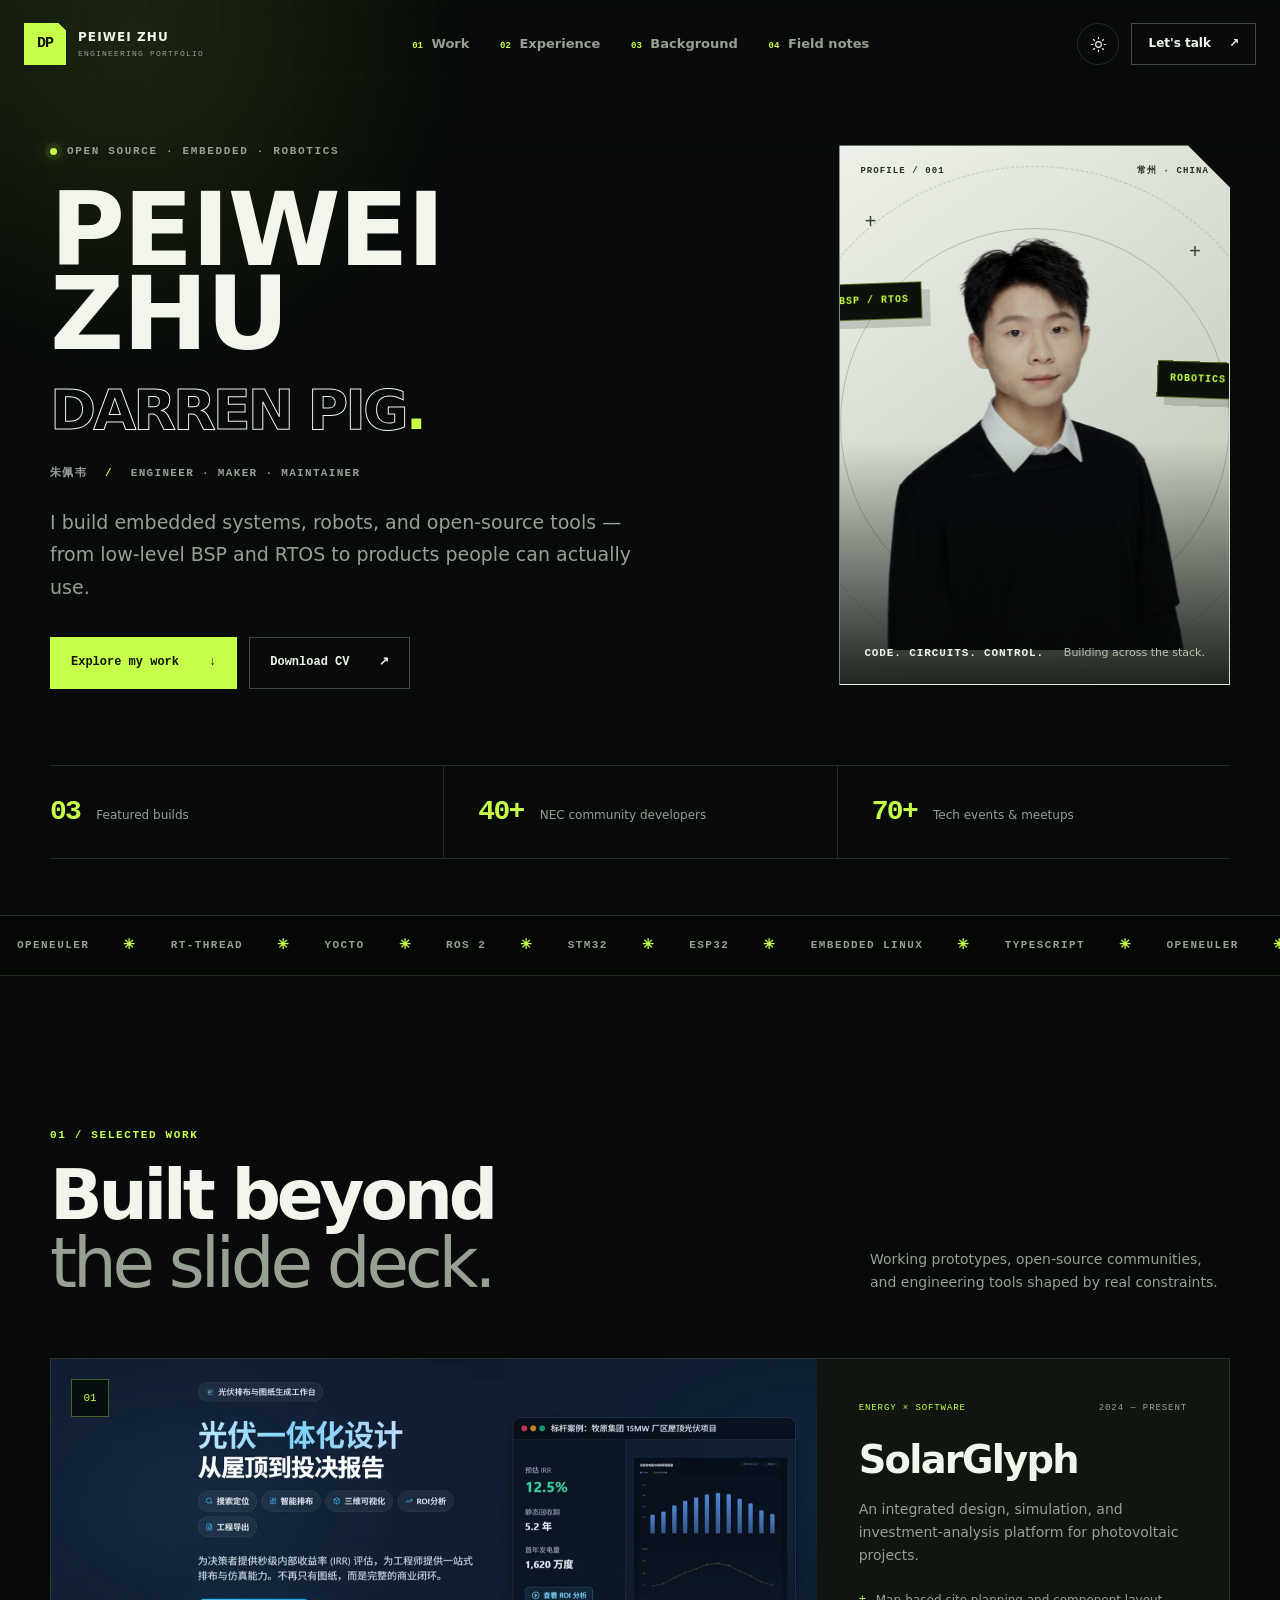
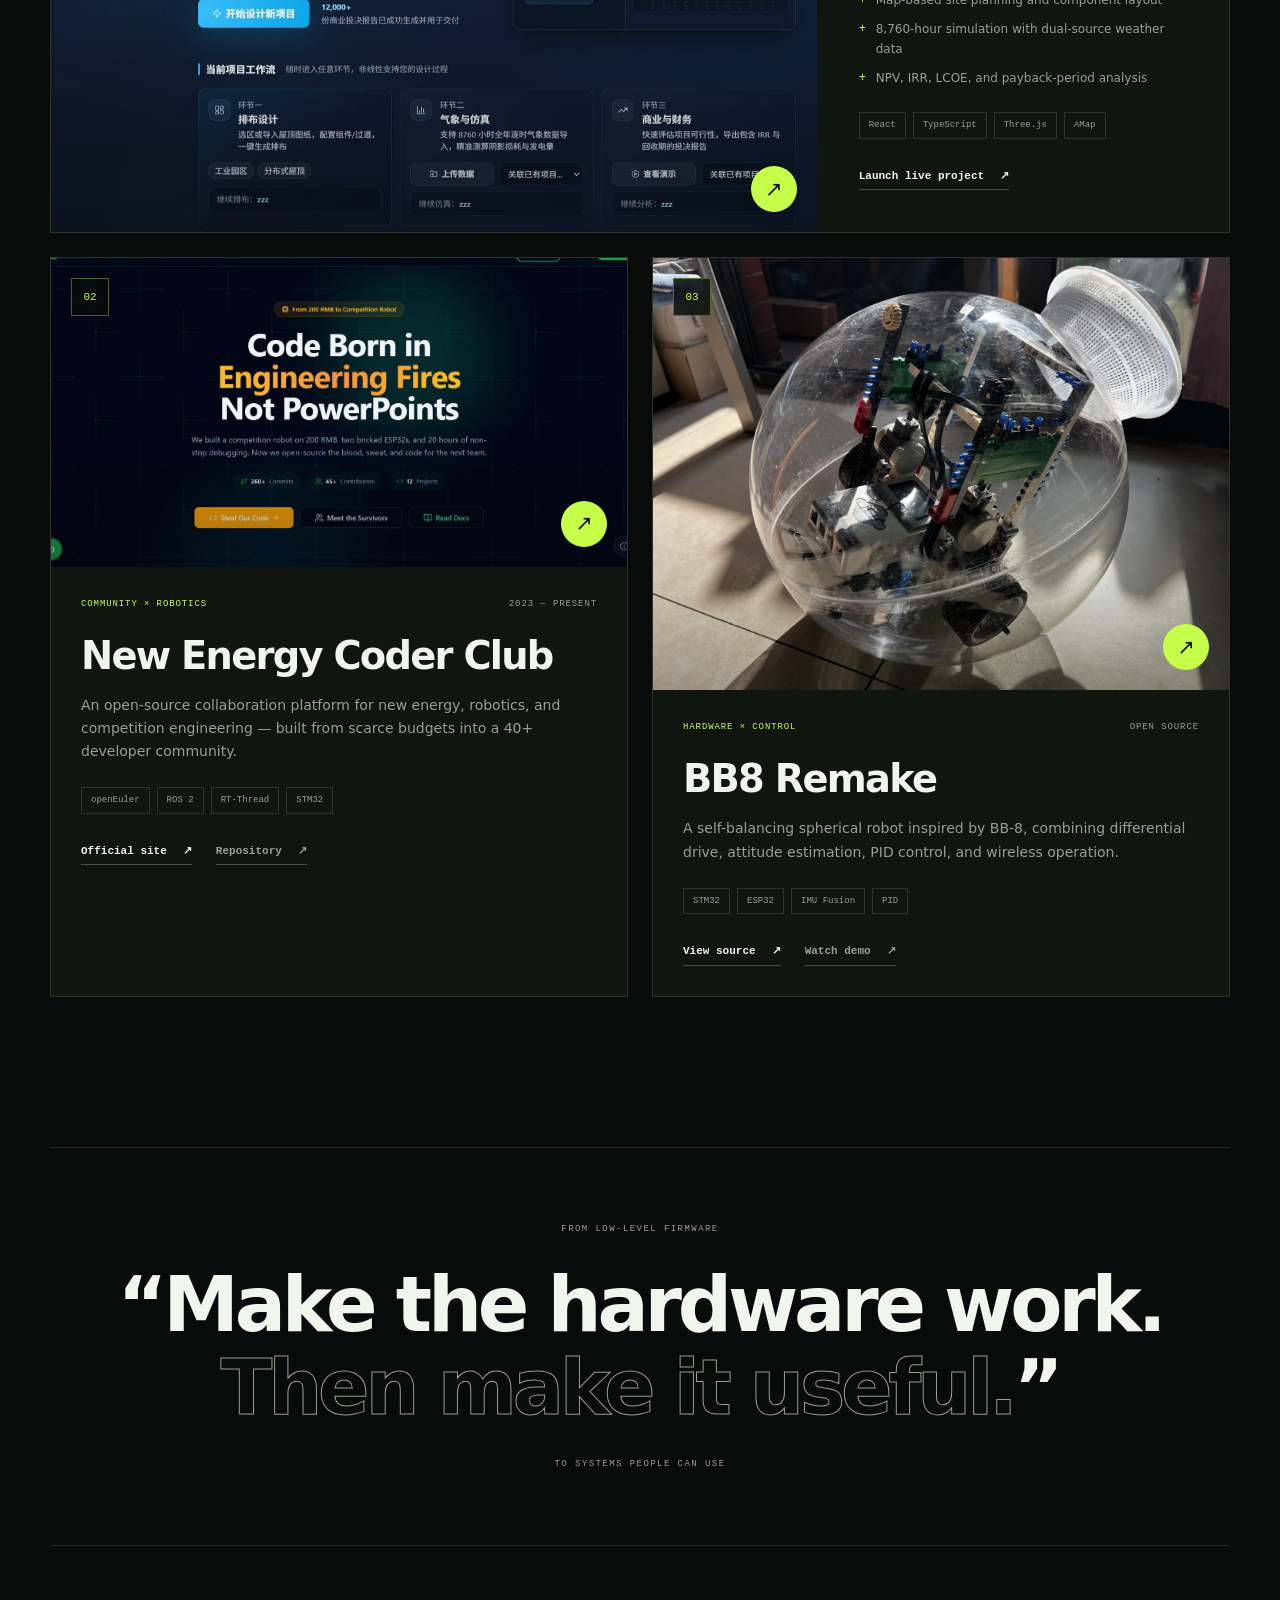
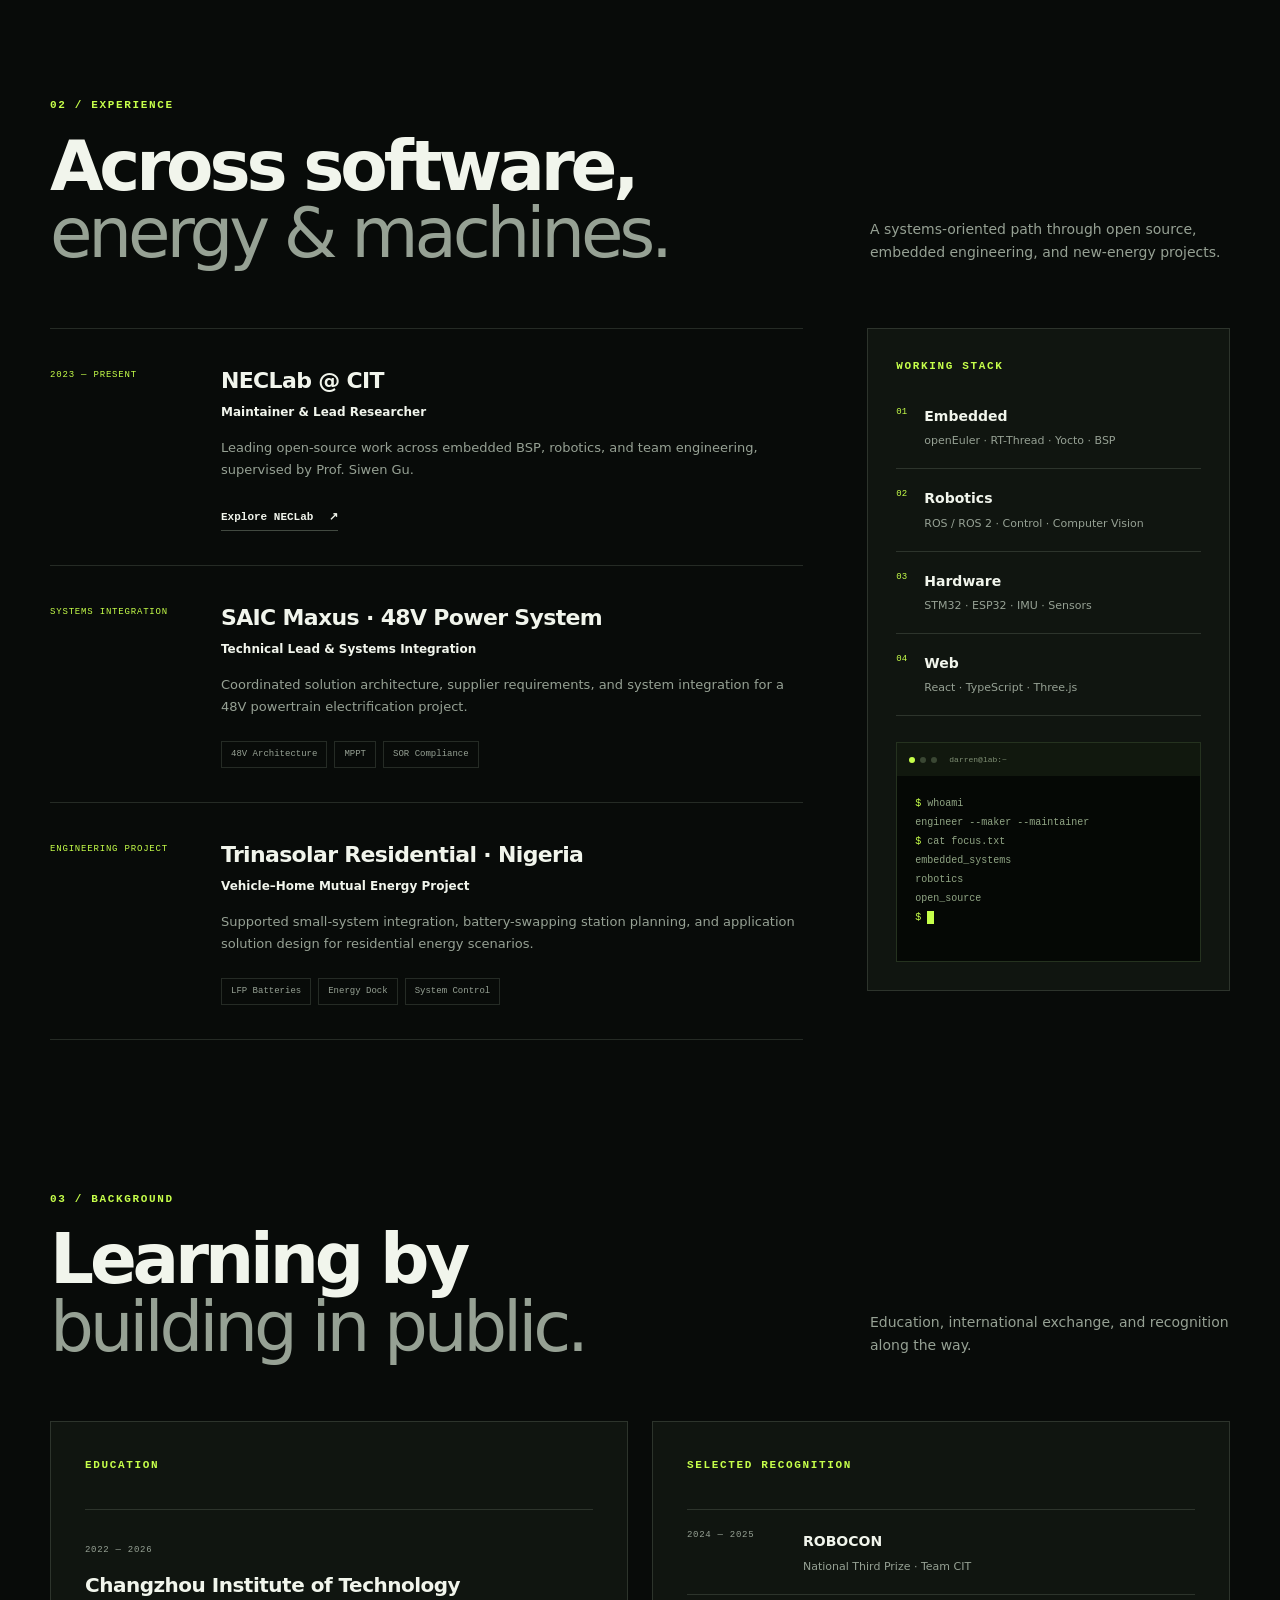
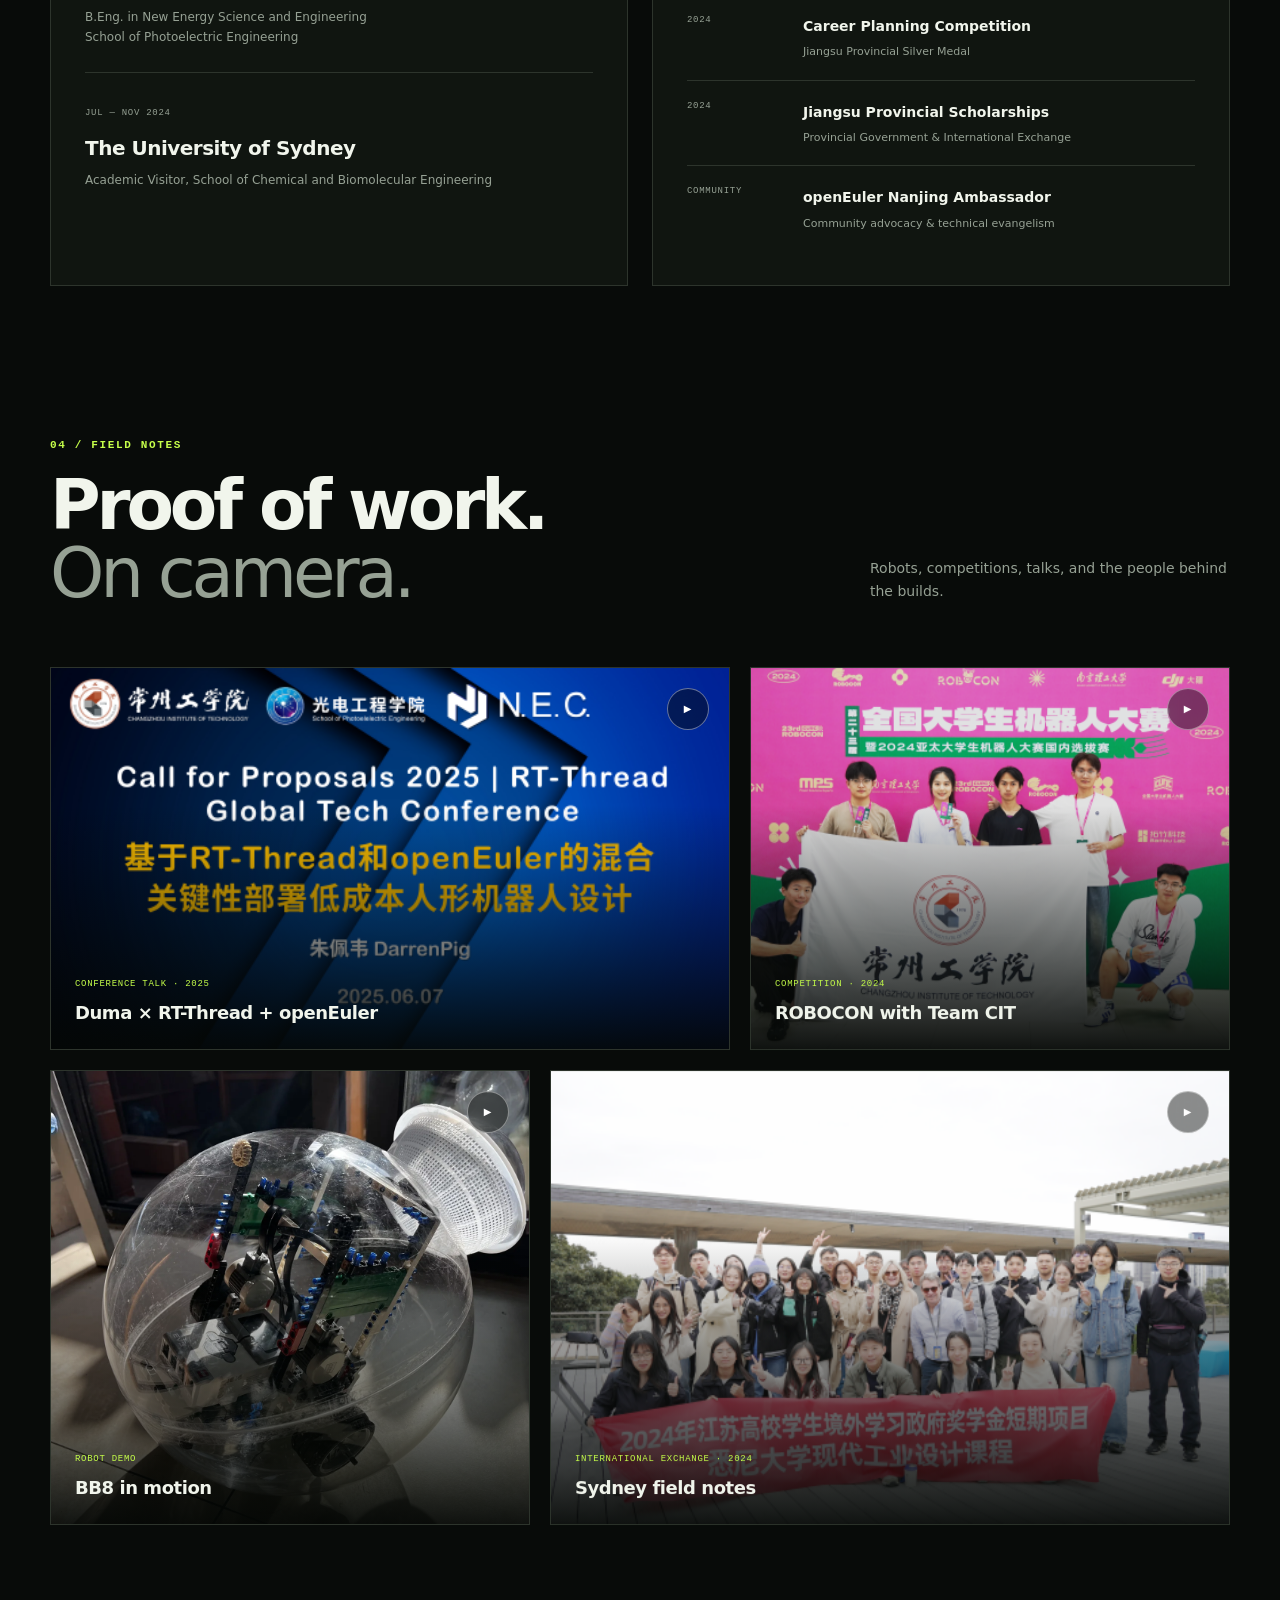
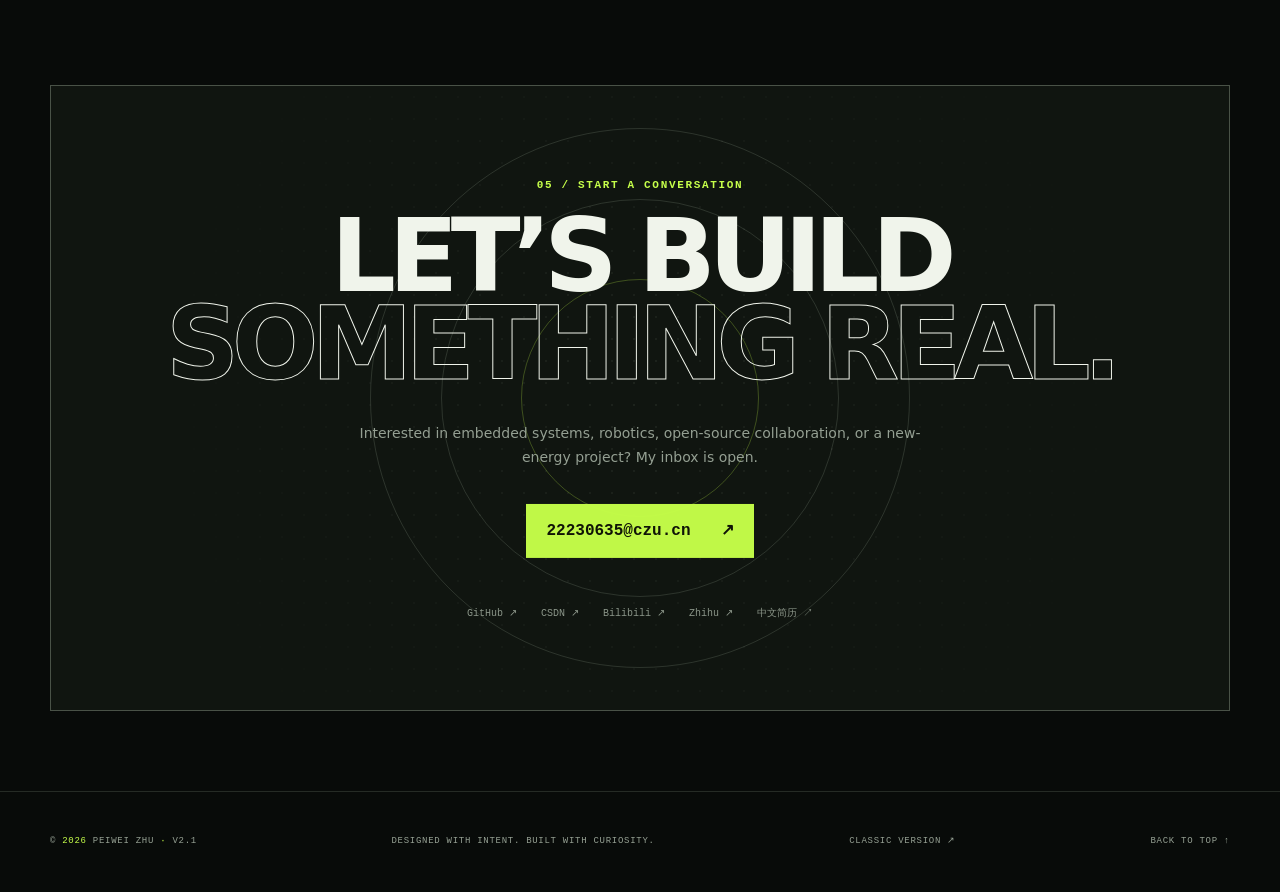
<file: v2/index.html>
<!doctype html>
<html lang="en" data-theme="dark">
<head>
  <meta charset="utf-8">
  <meta name="viewport" content="width=device-width, initial-scale=1">
  <meta name="theme-color" content="#080b09">
  <meta name="description" content="Peiwei Zhu (Darren Pig) builds embedded systems, robots, and open-source tools across BSP, RTOS, openEuler, RT-Thread, and new energy.">
  <meta name="keywords" content="Peiwei Zhu, Darren Pig, 朱佩韦, Embedded BSP, Robotics, openEuler, RT-Thread, Yocto, New Energy">
  <meta property="og:type" content="website">
  <meta property="og:title" content="Peiwei Zhu — Embedded Systems & Robotics">
  <meta property="og:description" content="Code. Circuits. Control. Explore selected engineering builds by Peiwei Zhu (Darren Pig).">
  <meta property="og:url" content="https://darrenpig.github.io/v2/">
  <meta property="og:image" content="https://darrenpig.github.io/v2/assets/portrait.jpg">
  <meta name="twitter:card" content="summary_large_image">
  <link rel="canonical" href="https://darrenpig.github.io/v2/">
  <link rel="icon" href="assets/favicon.svg" type="image/svg+xml">
  <link rel="preload" href="assets/portrait.jpg" as="image">
  <link rel="stylesheet" href="styles.css">
  <title>Peiwei Zhu — Embedded Systems & Robotics</title>
  <script>
    document.documentElement.classList.add('js');
    if (window.self !== window.top) document.documentElement.classList.add('embedded');
    window.__darrenV2Boot = false;
    window.setTimeout(function () {
      if (!window.__darrenV2Boot) document.documentElement.classList.remove('js');
    }, 3000);
    try {
      const saved = localStorage.getItem('darren-theme');
      if (saved) document.documentElement.dataset.theme = saved;
    } catch (_) {}
  </script>
  <script defer src="assets/vendor/gsap.min.js"></script>
  <script defer src="assets/vendor/ScrollTrigger.min.js"></script>
  <script defer src="script.js" onerror="document.documentElement.classList.remove('js')"></script>
  <script defer src="gsap-animations.js"></script>
</head>
<body>
  <a class="skip-link" href="#main">Skip to content</a>
  <div class="scroll-progress" aria-hidden="true"></div>
  <div class="page-grid" aria-hidden="true"></div>
  <div class="cursor-glow" aria-hidden="true"></div>

  <header class="site-header">
    <div class="nav-shell">
      <a class="brand" href="#top" aria-label="Peiwei Zhu, back to top">
        <span class="brand-mark">DP</span>
        <span class="brand-copy">PEIWEI ZHU<small>ENGINEERING PORTFOLIO</small></span>
      </a>
      <nav class="primary-nav" id="primary-nav" aria-label="Primary navigation">
        <a href="#work"><span>01</span> Work</a>
        <a href="#experience"><span>02</span> Experience</a>
        <a href="#background"><span>03</span> Background</a>
        <a href="#field-notes"><span>04</span> Field notes</a>
      </nav>
      <div class="nav-actions">
        <button class="icon-button theme-toggle" type="button" aria-label="Switch to light theme" title="Switch theme">
          <svg class="theme-sun" viewBox="0 0 24 24" aria-hidden="true"><circle cx="12" cy="12" r="4"/><path d="M12 2v2M12 20v2M4.93 4.93l1.42 1.42M17.66 17.66l1.41 1.41M2 12h2M20 12h2M4.93 19.07l1.42-1.42M17.66 6.34l1.41-1.41"/></svg>
          <svg class="theme-moon" viewBox="0 0 24 24" aria-hidden="true"><path d="M21 12.8A9 9 0 1 1 11.2 3 7 7 0 0 0 21 12.8Z"/></svg>
        </button>
        <a class="nav-contact" href="#contact">Let's talk <span aria-hidden="true">↗</span></a>
        <button class="menu-toggle" type="button" aria-expanded="false" aria-controls="primary-nav" aria-label="Open menu">
          <span></span><span></span>
        </button>
      </div>
    </div>
  </header>

  <main id="main">
    <section class="hero shell" id="top" aria-labelledby="hero-title">
      <div class="hero-copy reveal">
        <p class="eyebrow"><span class="status-dot"></span> OPEN SOURCE · EMBEDDED · ROBOTICS</p>
        <h1 id="hero-title">
          <span class="hero-name">PEIWEI<br>ZHU</span>
          <span class="hero-alias">DARREN PIG<span class="accent">.</span></span>
        </h1>
        <p class="hero-chinese">朱佩韦 <span>/</span> ENGINEER · MAKER · MAINTAINER</p>
        <p class="hero-intro">I build embedded systems, robots, and open-source tools — from low-level BSP and RTOS to products people can actually use.</p>
        <div class="hero-actions">
          <a class="button button-primary" href="#work">Explore my work <span aria-hidden="true">↓</span></a>
          <a class="button button-ghost" href="https://darrenpig.github.io/files/Peiwei.%20Zhu-resume.pdf" target="_blank" rel="noopener">Download CV <span aria-hidden="true">↗</span></a>
        </div>
      </div>

      <div class="hero-visual reveal" data-delay="120">
        <div class="portrait-card" data-spotlight>
          <div class="portrait-topline"><span>PROFILE / 001</span><span>常州 · CHINA</span></div>
          <div class="portrait-orbit orbit-one" aria-hidden="true"></div>
          <div class="portrait-orbit orbit-two" aria-hidden="true"></div>
          <div class="portrait-cross cross-one" aria-hidden="true">+</div>
          <div class="portrait-cross cross-two" aria-hidden="true">+</div>
          <img class="portrait" src="assets/portrait.jpg" width="500" height="500" alt="Portrait of Peiwei Zhu" decoding="async" fetchpriority="high">
          <div class="floating-tag tag-bsp">BSP / RTOS</div>
          <div class="floating-tag tag-robotics">ROBOTICS</div>
          <div class="portrait-caption"><strong>CODE. CIRCUITS. CONTROL.</strong><span>Building across the stack.</span></div>
        </div>
      </div>

      <dl class="hero-stats reveal" data-delay="200">
        <div><dt><span data-counter="3" data-pad="2">03</span></dt><dd>Featured builds</dd></div>
        <div><dt><span data-counter="40">40</span>+</dt><dd>NEC community developers</dd></div>
        <div><dt><span data-counter="70">70</span>+</dt><dd>Tech events & meetups</dd></div>
      </dl>
    </section>

    <div class="tech-ticker" aria-label="Technologies I work with">
      <div class="ticker-track">
        <div class="ticker-group">
          <span>OPENEULER</span><i>✳</i><span>RT-THREAD</span><i>✳</i><span>YOCTO</span><i>✳</i><span>ROS 2</span><i>✳</i><span>STM32</span><i>✳</i><span>ESP32</span><i>✳</i><span>EMBEDDED LINUX</span><i>✳</i><span>TYPESCRIPT</span><i>✳</i>
        </div>
        <div class="ticker-group" aria-hidden="true">
          <span>OPENEULER</span><i>✳</i><span>RT-THREAD</span><i>✳</i><span>YOCTO</span><i>✳</i><span>ROS 2</span><i>✳</i><span>STM32</span><i>✳</i><span>ESP32</span><i>✳</i><span>EMBEDDED LINUX</span><i>✳</i><span>TYPESCRIPT</span><i>✳</i>
        </div>
      </div>
    </div>

    <section class="section shell" id="work" aria-labelledby="work-title">
      <header class="section-header reveal">
        <div><p class="section-kicker">01 / SELECTED WORK</p><h2 id="work-title">Built beyond<br><span>the slide deck.</span></h2></div>
        <p>Working prototypes, open-source communities, and engineering tools shaped by real constraints.</p>
      </header>

      <div class="project-grid">
        <article class="project-card project-featured reveal" data-spotlight>
          <a class="project-media" href="https://solarglyph.newenergycoder.club/" target="_blank" rel="noopener" aria-label="Open SolarGlyph live demo">
            <picture><source srcset="assets/solarglyph.webp" type="image/webp"><img src="assets/solarglyph.jpg" width="1600" height="858" alt="SolarGlyph photovoltaic design and simulation dashboard" loading="lazy" decoding="async"></picture>
            <span class="project-number">01</span><span class="media-arrow" aria-hidden="true">↗</span>
          </a>
          <div class="project-body">
            <p class="project-meta"><span>ENERGY × SOFTWARE</span><span>2024 — PRESENT</span></p>
            <h3>SolarGlyph</h3>
            <p class="project-lead">An integrated design, simulation, and investment-analysis platform for photovoltaic projects.</p>
            <ul class="project-highlights">
              <li>Map-based site planning and component layout</li>
              <li>8,760-hour simulation with dual-source weather data</li>
              <li>NPV, IRR, LCOE, and payback-period analysis</li>
            </ul>
            <div class="tag-list"><span>React</span><span>TypeScript</span><span>Three.js</span><span>AMap</span></div>
            <a class="text-link" href="https://solarglyph.newenergycoder.club/" target="_blank" rel="noopener">Launch live project <span aria-hidden="true">↗</span></a>
          </div>
        </article>

        <article class="project-card reveal" data-spotlight>
          <a class="project-media" href="https://www.newenergycoder.club/" target="_blank" rel="noopener" aria-label="Open New Energy Coder Club website">
            <picture><source srcset="assets/nec.webp" type="image/webp"><img src="assets/nec.jpg" width="1600" height="857" alt="New Energy Coder Club open-source community website" loading="lazy" decoding="async"></picture>
            <span class="project-number">02</span><span class="media-arrow" aria-hidden="true">↗</span>
          </a>
          <div class="project-body">
            <p class="project-meta"><span>COMMUNITY × ROBOTICS</span><span>2023 — PRESENT</span></p>
            <h3>New Energy Coder Club</h3>
            <p>An open-source collaboration platform for new energy, robotics, and competition engineering — built from scarce budgets into a 40+ developer community.</p>
            <div class="tag-list"><span>openEuler</span><span>ROS 2</span><span>RT-Thread</span><span>STM32</span></div>
            <div class="project-links">
              <a class="text-link" href="https://www.newenergycoder.club/" target="_blank" rel="noopener">Official site <span aria-hidden="true">↗</span></a>
              <a class="text-link muted-link" href="https://gitee.com/darrenpig/new_energy_coder_club" target="_blank" rel="noopener">Repository <span aria-hidden="true">↗</span></a>
            </div>
          </div>
        </article>

        <article class="project-card reveal" data-delay="100" data-spotlight>
          <a class="project-media" href="https://github.com/Darrenpig/BB8-Remake" target="_blank" rel="noopener" aria-label="Open BB8 Remake repository">
            <picture><source srcset="assets/bb8.webp" type="image/webp"><img src="assets/bb8.jpg" width="1600" height="1200" alt="BB-8 spherical robot hardware prototype" loading="lazy" decoding="async"></picture>
            <span class="project-number">03</span><span class="media-arrow" aria-hidden="true">↗</span>
          </a>
          <div class="project-body">
            <p class="project-meta"><span>HARDWARE × CONTROL</span><span>OPEN SOURCE</span></p>
            <h3>BB8 Remake</h3>
            <p>A self-balancing spherical robot inspired by BB-8, combining differential drive, attitude estimation, PID control, and wireless operation.</p>
            <div class="tag-list"><span>STM32</span><span>ESP32</span><span>IMU Fusion</span><span>PID</span></div>
            <div class="project-links">
              <a class="text-link" href="https://github.com/Darrenpig/BB8-Remake" target="_blank" rel="noopener">View source <span aria-hidden="true">↗</span></a>
              <a class="text-link muted-link" href="https://www.bilibili.com/video/BV1PV4y197Zo/" target="_blank" rel="noopener">Watch demo <span aria-hidden="true">↗</span></a>
            </div>
          </div>
        </article>
      </div>
    </section>

    <section class="statement shell reveal" aria-label="Engineering philosophy">
      <p>FROM LOW-LEVEL FIRMWARE</p>
      <blockquote>“Make the hardware work.<br><span>Then make it useful.</span>”</blockquote>
      <p>TO SYSTEMS PEOPLE CAN USE</p>
    </section>

    <section class="section shell" id="experience" aria-labelledby="experience-title">
      <header class="section-header reveal">
        <div><p class="section-kicker">02 / EXPERIENCE</p><h2 id="experience-title">Across software,<br><span>energy & machines.</span></h2></div>
        <p>A systems-oriented path through open source, embedded engineering, and new-energy projects.</p>
      </header>
      <div class="experience-layout">
        <div class="timeline">
          <article class="timeline-item reveal">
            <p class="timeline-date">2023 — PRESENT</p>
            <div><h3>NECLab @ CIT</h3><p class="role">Maintainer & Lead Researcher</p><p>Leading open-source work across embedded BSP, robotics, and team engineering, supervised by Prof. Siwen Gu.</p><a class="text-link" href="https://gitee.com/darrenpig/new_energy_coder_club" target="_blank" rel="noopener">Explore NECLab <span aria-hidden="true">↗</span></a></div>
          </article>
          <article class="timeline-item reveal">
            <p class="timeline-date">SYSTEMS INTEGRATION</p>
            <div><h3>SAIC Maxus · 48V Power System</h3><p class="role">Technical Lead & Systems Integration</p><p>Coordinated solution architecture, supplier requirements, and system integration for a 48V powertrain electrification project.</p><div class="tag-list"><span>48V Architecture</span><span>MPPT</span><span>SOR Compliance</span></div></div>
          </article>
          <article class="timeline-item reveal">
            <p class="timeline-date">ENGINEERING PROJECT</p>
            <div><h3>Trinasolar Residential · Nigeria</h3><p class="role">Vehicle–Home Mutual Energy Project</p><p>Supported small-system integration, battery-swapping station planning, and application solution design for residential energy scenarios.</p><div class="tag-list"><span>LFP Batteries</span><span>Energy Dock</span><span>System Control</span></div></div>
          </article>
        </div>
        <aside class="stack-panel reveal" data-delay="120">
          <p class="section-kicker">WORKING STACK</p>
          <div class="stack-row"><span>01</span><strong>Embedded</strong><p>openEuler · RT-Thread · Yocto · BSP</p></div>
          <div class="stack-row"><span>02</span><strong>Robotics</strong><p>ROS / ROS 2 · Control · Computer Vision</p></div>
          <div class="stack-row"><span>03</span><strong>Hardware</strong><p>STM32 · ESP32 · IMU · Sensors</p></div>
          <div class="stack-row"><span>04</span><strong>Web</strong><p>React · TypeScript · Three.js</p></div>
          <div class="terminal" aria-label="Terminal-style profile summary">
            <div class="terminal-bar"><i></i><i></i><i></i><span>darren@lab:~</span></div>
            <code><span>$</span> whoami<br>engineer --maker --maintainer<br><span>$</span> cat focus.txt<br>embedded_systems<br>robotics<br>open_source<br><span>$</span> <b class="terminal-cursor"></b></code>
          </div>
        </aside>
      </div>
    </section>

    <section class="section shell" id="background" aria-labelledby="background-title">
      <header class="section-header reveal">
        <div><p class="section-kicker">03 / BACKGROUND</p><h2 id="background-title">Learning by<br><span>building in public.</span></h2></div>
        <p>Education, international exchange, and recognition along the way.</p>
      </header>
      <div class="background-grid">
        <article class="background-card reveal" data-spotlight>
          <p class="card-label">EDUCATION</p>
          <div class="background-item"><span>2022 — 2026</span><h3>Changzhou Institute of Technology</h3><p>B.Eng. in New Energy Science and Engineering<br>School of Photoelectric Engineering</p></div>
          <div class="background-item"><span>JUL — NOV 2024</span><h3>The University of Sydney</h3><p>Academic Visitor, School of Chemical and Biomolecular Engineering</p></div>
        </article>
        <article class="background-card reveal" data-delay="100" data-spotlight>
          <p class="card-label">SELECTED RECOGNITION</p>
          <ul class="award-list">
            <li><span>2024 — 2025</span><div><strong>ROBOCON</strong><p>National Third Prize · Team CIT</p></div></li>
            <li><span>2024</span><div><strong>Career Planning Competition</strong><p>Jiangsu Provincial Silver Medal</p></div></li>
            <li><span>2024</span><div><strong>Jiangsu Provincial Scholarships</strong><p>Provincial Government & International Exchange</p></div></li>
            <li><span>COMMUNITY</span><div><strong>openEuler Nanjing Ambassador</strong><p>Community advocacy & technical evangelism</p></div></li>
          </ul>
        </article>
      </div>
    </section>

    <section class="section shell" id="field-notes" aria-labelledby="notes-title">
      <header class="section-header reveal">
        <div><p class="section-kicker">04 / FIELD NOTES</p><h2 id="notes-title">Proof of work.<br><span>On camera.</span></h2></div>
        <p>Robots, competitions, talks, and the people behind the builds.</p>
      </header>
      <div class="media-grid">
        <a class="media-card media-wide reveal" href="https://www.bilibili.com/video/BV13vMczoEGP" target="_blank" rel="noopener">
          <img src="assets/duma.png" width="500" height="281" alt="Duma humanoid robot conference presentation" loading="lazy"><span class="media-overlay"><small>CONFERENCE TALK · 2025</small><strong>Duma × RT-Thread + openEuler</strong></span><span class="play-button" aria-hidden="true">▶</span>
        </a>
        <a class="media-card reveal" data-delay="80" href="https://www.bilibili.com/video/BV19KHQejEms/" target="_blank" rel="noopener">
          <img src="assets/robocon.png" width="500" height="333" alt="CIT team at the 2024 ROBOCON competition" loading="lazy"><span class="media-overlay"><small>COMPETITION · 2024</small><strong>ROBOCON with Team CIT</strong></span><span class="play-button" aria-hidden="true">▶</span>
        </a>
        <a class="media-card reveal" href="https://www.bilibili.com/video/BV1PV4y197Zo/" target="_blank" rel="noopener">
          <picture><source srcset="assets/bb8.webp" type="image/webp"><img src="assets/bb8.jpg" width="1600" height="1200" alt="BB-8 robot motion-control demonstration" loading="lazy" decoding="async"></picture><span class="media-overlay"><small>ROBOT DEMO</small><strong>BB8 in motion</strong></span><span class="play-button" aria-hidden="true">▶</span>
        </a>
        <a class="media-card media-wide reveal" data-delay="80" href="https://www.bilibili.com/video/BV1hgHQeCEQu/" target="_blank" rel="noopener">
          <img src="assets/sydney.png" width="500" height="334" alt="International exchange program at the University of Sydney" loading="lazy"><span class="media-overlay"><small>INTERNATIONAL EXCHANGE · 2024</small><strong>Sydney field notes</strong></span><span class="play-button" aria-hidden="true">▶</span>
        </a>
      </div>
    </section>

    <section class="contact-section shell reveal" id="contact" aria-labelledby="contact-title">
      <div class="contact-orbit" aria-hidden="true"></div>
      <p class="section-kicker">05 / START A CONVERSATION</p>
      <h2 id="contact-title">LET’S BUILD<br><span>SOMETHING REAL.</span></h2>
      <p>Interested in embedded systems, robotics, open-source collaboration, or a new-energy project? My inbox is open.</p>
      <a class="contact-email" href="mailto:22230635@czu.cn">22230635@czu.cn <span aria-hidden="true">↗</span></a>
      <div class="social-links" aria-label="Social profiles">
        <a href="https://github.com/Darrenpig" target="_blank" rel="noopener">GitHub ↗</a>
        <a href="https://darrenpig.blog.csdn.net/" target="_blank" rel="noopener">CSDN ↗</a>
        <a href="https://space.bilibili.com/438904165" target="_blank" rel="noopener">Bilibili ↗</a>
        <a href="https://www.zhihu.com/people/zhu-pei-wei-93" target="_blank" rel="noopener">Zhihu ↗</a>
        <a href="https://darrenpig.github.io/files/%E6%9C%B1%E4%BD%A9%E9%9F%A6-%E4%B8%AD%E6%96%87%E7%AE%80%E5%8E%86.pdf" target="_blank" rel="noopener">中文简历 ↗</a>
      </div>
    </section>
  </main>

  <footer class="site-footer">
    <div class="shell"><p>© <span id="year">2026</span> PEIWEI ZHU <span>·</span> V2.1</p><p>DESIGNED WITH INTENT. BUILT WITH CURIOSITY.</p><a href="../">CLASSIC VERSION ↗</a><a href="#top">BACK TO TOP ↑</a></div>
  </footer>
</body>
</html>
</file>
<file: v2/styles.css>
@charset "UTF-8";

:root {
  color-scheme: dark;
  --bg: #080b09;
  --bg-deep: #050705;
  --surface: #101510;
  --surface-raised: #151c15;
  --text: #f1f5ec;
  --muted: #96a194;
  --accent: #c6ff4a;
  --accent-ink: #101507;
  --line: rgba(220, 239, 213, 0.14);
  --line-strong: rgba(220, 239, 213, 0.28);
  --glass: rgba(8, 11, 9, 0.78);
  --shadow: 0 30px 80px rgba(0, 0, 0, 0.34);
  --font-sans: Inter, "SF Pro Display", "PingFang SC", "Microsoft YaHei", system-ui, -apple-system, sans-serif;
  --font-mono: "SFMono-Regular", Consolas, "Liberation Mono", monospace;
  --shell: 1180px;
}

html[data-theme="light"] {
  color-scheme: light;
  --bg: #f1f4ec;
  --bg-deep: #e9ede2;
  --surface: #fafcf7;
  --surface-raised: #ffffff;
  --text: #141912;
  --muted: #626d5d;
  --accent: #5b8300;
  --accent-ink: #f7ffea;
  --line: rgba(31, 45, 25, 0.14);
  --line-strong: rgba(31, 45, 25, 0.28);
  --glass: rgba(241, 244, 236, 0.82);
  --shadow: 0 30px 80px rgba(38, 48, 30, 0.12);
}

* { box-sizing: border-box; }
html { scroll-behavior: smooth; scroll-padding-top: 100px; -webkit-text-size-adjust: 100%; text-size-adjust: 100%; }
body {
  margin: 0;
  overflow-x: hidden;
  background: var(--bg);
  color: var(--text);
  font-family: var(--font-sans);
  font-size: 16px;
  line-height: 1.65;
  -webkit-font-smoothing: antialiased;
  transition: background-color 250ms ease, color 250ms ease;
}
body.menu-open { overflow: hidden; }
::selection { background: var(--accent); color: var(--accent-ink); }
a { color: inherit; text-decoration: none; }
button, a { -webkit-tap-highlight-color: transparent; }
button { color: inherit; font: inherit; }
img { display: block; max-width: 100%; }
p, h1, h2, h3, blockquote, dl, dd { margin: 0; }
ul { margin: 0; padding: 0; }

.skip-link {
  position: fixed;
  top: 12px;
  left: 12px;
  z-index: 200;
  padding: 10px 16px;
  transform: translateY(-160%);
  background: var(--accent);
  color: var(--accent-ink);
  font-weight: 800;
}
.skip-link:focus { transform: translateY(0); }
:focus-visible { outline: 2px solid var(--accent); outline-offset: 5px; }

.shell { width: calc(100% - 48px); max-width: var(--shell); margin-inline: auto; }
@supports (width: min(1px, 2px)) {
  .shell { width: min(var(--shell), calc(100% - 48px)); }
}
.accent { color: var(--accent); }
.page-grid {
  position: fixed;
  inset: 0;
  z-index: -3;
  pointer-events: none;
  background-image: linear-gradient(var(--line) 1px, transparent 1px), linear-gradient(90deg, var(--line) 1px, transparent 1px);
  background-size: 72px 72px;
  opacity: 0.15;
  -webkit-mask-image: linear-gradient(to bottom, black, transparent 75%);
  mask-image: linear-gradient(to bottom, black, transparent 75%);
}
body::before {
  content: "";
  position: fixed;
  width: 720px;
  height: 720px;
  top: -330px;
  left: -230px;
  z-index: -2;
  border-radius: 50%;
  background: radial-gradient(circle, rgba(198, 255, 74, 0.11), transparent 68%);
  pointer-events: none;
}
.cursor-glow {
  position: fixed;
  width: 420px;
  height: 420px;
  left: 0;
  top: 0;
  z-index: -1;
  border-radius: 50%;
  background: radial-gradient(circle, rgba(198, 255, 74, 0.055), transparent 68%);
  transform: translate3d(-50%, -50%, 0);
  pointer-events: none;
  opacity: 0;
  transition: opacity 300ms ease;
}
.scroll-progress {
  position: fixed;
  inset: 0 auto auto 0;
  z-index: 120;
  width: 0;
  height: 2px;
  background: var(--accent);
  box-shadow: 0 0 16px var(--accent);
}

.site-header {
  position: fixed;
  inset: 0 0 auto;
  z-index: 100;
  border-bottom: 1px solid transparent;
  transition: background 250ms ease, border-color 250ms ease;
}
.site-header.scrolled { background: var(--glass); border-color: var(--line); -webkit-backdrop-filter: blur(18px); backdrop-filter: blur(18px); }
.nav-shell { width: calc(100% - 48px); max-width: 1320px; height: 88px; margin-inline: auto; display: flex; align-items: center; justify-content: space-between; gap: 32px; }
@supports (width: min(1px, 2px)) {
  .nav-shell { width: min(1320px, calc(100% - 48px)); }
}
.brand { display: inline-flex; align-items: center; gap: 12px; flex-shrink: 0; }
.brand-mark { display: grid; place-items: center; width: 42px; height: 42px; background: var(--accent); color: var(--accent-ink); font-family: var(--font-mono); font-weight: 900; font-size: 15px; letter-spacing: -1px; clip-path: polygon(0 0, 82% 0, 100% 18%, 100% 100%, 0 100%); }
.brand-copy { font-size: 12px; font-weight: 850; letter-spacing: 0.09em; line-height: 1.2; }
.brand-copy small { display: block; margin-top: 5px; color: var(--muted); font-family: var(--font-mono); font-size: 8px; font-weight: 500; letter-spacing: 0.15em; }
.primary-nav { display: flex; align-items: center; gap: clamp(18px, 2.4vw, 38px); }
.primary-nav a { position: relative; color: var(--muted); font-size: 13px; font-weight: 650; transition: color 180ms ease; }
.primary-nav a span { margin-right: 4px; color: var(--accent); font-family: var(--font-mono); font-size: 9px; }
.primary-nav a::after { content: ""; position: absolute; right: 0; bottom: -8px; left: 0; height: 1px; background: var(--accent); transform: scaleX(0); transform-origin: right; transition: transform 180ms ease; }
.primary-nav a:hover, .primary-nav a.active { color: var(--text); }
.primary-nav a:hover::after, .primary-nav a.active::after { transform: scaleX(1); transform-origin: left; }
.nav-actions { display: flex; align-items: center; gap: 12px; }
.icon-button { display: grid; place-items: center; width: 42px; height: 42px; padding: 0; border: 1px solid var(--line); border-radius: 50%; background: transparent; cursor: pointer; transition: border-color 180ms ease, background 180ms ease; }
.icon-button:hover { border-color: var(--accent); background: var(--surface); }
.icon-button svg { width: 17px; height: 17px; fill: none; stroke: currentColor; stroke-width: 1.6; stroke-linecap: round; stroke-linejoin: round; }
.theme-moon { display: none; }
html[data-theme="light"] .theme-sun { display: none; }
html[data-theme="light"] .theme-moon { display: block; }
.nav-contact { display: inline-flex; align-items: center; gap: 18px; padding: 10px 16px; border: 1px solid var(--line-strong); font-size: 12px; font-weight: 750; transition: background 180ms ease, color 180ms ease; }
.nav-contact:hover { background: var(--accent); color: var(--accent-ink); border-color: var(--accent); }
.menu-toggle { display: none; width: 44px; height: 44px; padding: 0; border: 0; background: transparent; cursor: pointer; }
.menu-toggle span { display: block; width: 23px; height: 1px; margin: 7px auto; background: currentColor; transition: transform 200ms ease; }
.menu-toggle[aria-expanded="true"] span:first-child { transform: translateY(4px) rotate(45deg); }
.menu-toggle[aria-expanded="true"] span:last-child { transform: translateY(-4px) rotate(-45deg); }

.hero { position: relative; display: grid; grid-template-columns: minmax(0, 1.3fr) minmax(330px, 0.7fr); gap: 64px; align-items: center; min-height: 100vh; min-height: 100svh; padding-top: 142px; padding-bottom: 56px; }
.eyebrow, .section-kicker, .card-label { color: var(--muted); font-family: var(--font-mono); font-size: 11px; font-weight: 600; letter-spacing: 0.15em; }
.eyebrow { display: flex; align-items: center; gap: 10px; margin-bottom: 28px; }
.status-dot { width: 7px; height: 7px; border-radius: 50%; background: var(--accent); box-shadow: 0 0 0 5px rgba(198, 255, 74, 0.08), 0 0 18px rgba(198, 255, 74, 0.6); animation: pulse 2.6s ease-in-out infinite; }
@keyframes pulse { 50% { opacity: 0.45; box-shadow: 0 0 0 9px rgba(198, 255, 74, 0); } }
.hero h1 { font-weight: 900; letter-spacing: -0.075em; line-height: 0.82; text-transform: uppercase; }
.hero-name { display: block; font-size: 104px; font-size: clamp(76px, 8vw, 126px); }
.hero-alias { display: block; margin-top: 26px; color: transparent; font-size: 56px; font-size: clamp(40px, 4.35vw, 68px); letter-spacing: -0.055em; line-height: 1; -webkit-text-stroke: 1px var(--text); }
.hero-alias .accent { -webkit-text-stroke: 0; }
.hero-chinese { margin-top: 26px; color: var(--muted); font-family: var(--font-mono); font-size: 11px; font-weight: 600; letter-spacing: 0.12em; }
.hero-chinese span { margin-inline: 10px; color: var(--accent); }
.hero-intro { max-width: 600px; margin-top: 24px; color: var(--muted); font-size: clamp(16px, 1.5vw, 19px); line-height: 1.7; }
.hero-actions { display: flex; flex-wrap: wrap; gap: 12px; margin-top: 34px; }
.button { display: inline-flex; align-items: center; justify-content: space-between; gap: 30px; min-height: 52px; padding: 13px 20px; border: 1px solid var(--line-strong); font-family: var(--font-mono); font-size: 12px; font-weight: 700; transition: transform 180ms ease, background 180ms ease, border-color 180ms ease; }
.button:hover { transform: translateY(-3px); }
.button-primary { background: var(--accent); color: var(--accent-ink); border-color: var(--accent); }
.button-primary:hover { box-shadow: 0 12px 36px rgba(198, 255, 74, 0.12); }
.button-ghost:hover { border-color: var(--accent); }

.hero-visual { position: relative; }
.portrait-card { position: relative; isolation: isolate; min-height: 540px; overflow: hidden; border: 1px solid var(--line-strong); background: linear-gradient(145deg, #eef1e9, #b9c3b3); box-shadow: var(--shadow); clip-path: polygon(0 0, calc(100% - 42px) 0, 100% 42px, 100% 100%, 0 100%); }
.portrait-card::before { content: ""; position: absolute; inset: 0; z-index: 3; pointer-events: none; background: linear-gradient(to bottom, transparent 55%, rgba(5, 9, 6, 0.86)); }
.portrait-card::after, .project-card::after, .background-card::after { content: ""; position: absolute; inset: 0; z-index: 5; pointer-events: none; opacity: 0; background: radial-gradient(420px circle at var(--spot-x, 50%) var(--spot-y, 50%), rgba(198, 255, 74, 0.11), transparent 46%); transition: opacity 200ms ease; }
.portrait-card:hover::after, .project-card:hover::after, .background-card:hover::after { opacity: 1; }
.portrait-topline { position: absolute; inset: 18px 20px auto; z-index: 6; display: flex; justify-content: space-between; color: #26311f; font-family: var(--font-mono); font-size: 9px; font-weight: 700; letter-spacing: 0.12em; }
.portrait { position: absolute; width: 112%; max-width: none; height: auto; left: 50%; bottom: 34px; z-index: 2; transform: translateX(-50%); filter: saturate(0.8) contrast(1.04); mix-blend-mode: multiply; }
.portrait-orbit { position: absolute; z-index: 1; border: 1px solid rgba(27, 42, 20, 0.22); border-radius: 50%; }
.orbit-one { width: 390px; height: 390px; top: 82px; left: 50%; transform: translateX(-50%); }
.orbit-two { width: 510px; height: 510px; top: 20px; left: 50%; transform: translateX(-50%); border-style: dashed; animation: orbit 36s linear infinite; }
@keyframes orbit { to { transform: translateX(-50%) rotate(360deg); } }
.portrait-cross { position: absolute; z-index: 4; color: #33402d; font-family: var(--font-mono); font-size: 20px; }
.cross-one { top: 60px; left: 24px; }
.cross-two { top: 90px; right: 28px; }
.floating-tag { position: absolute; z-index: 7; padding: 9px 12px; background: #0c120b; color: #c6ff4a; border: 1px solid rgba(198, 255, 74, 0.4); font-family: var(--font-mono); font-size: 10px; font-weight: 700; letter-spacing: 0.1em; box-shadow: 8px 8px 0 rgba(7, 12, 7, 0.15); }
.tag-bsp { top: 128px; left: -14px; transform: rotate(-4deg); }
.tag-robotics { top: 224px; right: -10px; transform: rotate(4deg); }
.portrait-caption { position: absolute; inset: auto 24px 22px; z-index: 6; display: flex; justify-content: space-between; align-items: end; gap: 16px; color: #f2f5ec; }
.portrait-caption strong { font-family: var(--font-mono); font-size: 11px; letter-spacing: 0.08em; }
.portrait-caption span { color: #b9c3b3; font-size: 11px; }
.hero-stats { grid-column: 1 / -1; display: grid; grid-template-columns: repeat(3, 1fr); margin-top: 12px; border-top: 1px solid var(--line); border-bottom: 1px solid var(--line); }
.hero-stats > div { display: flex; align-items: baseline; gap: 16px; padding: 23px 0; }
.hero-stats > div + div { padding-left: 34px; border-left: 1px solid var(--line); }
.hero-stats dt { color: var(--accent); font-family: var(--font-mono); font-size: 28px; font-weight: 700; letter-spacing: -0.06em; }
.hero-stats dd { color: var(--muted); font-size: 12px; }

.tech-ticker { overflow: hidden; border-block: 1px solid var(--line); background: var(--bg-deep); }
.ticker-track { display: flex; width: max-content; animation: ticker 34s linear infinite; }
.ticker-group { display: flex; align-items: center; flex-shrink: 0; gap: 34px; padding: 18px 17px; color: var(--muted); font-family: var(--font-mono); font-size: 11px; font-weight: 600; letter-spacing: 0.13em; }
.ticker-group i { color: var(--accent); font-style: normal; font-size: 14px; }
@keyframes ticker { to { transform: translateX(-50%); } }

.section { padding-top: 150px; }
.section-header { display: flex; justify-content: space-between; align-items: end; gap: 60px; margin-bottom: 60px; }
.section-kicker { margin-bottom: 18px; color: var(--accent); }
.section-header h2 { font-size: 64px; font-size: clamp(42px, 5.4vw, 74px); font-weight: 820; letter-spacing: -0.06em; line-height: 0.98; }
.section-header h2 span { color: var(--muted); font-weight: 500; }
.section-header > p { max-width: 360px; padding-bottom: 4px; color: var(--muted); font-size: 14px; }

.project-grid { display: grid; grid-template-columns: repeat(2, minmax(0, 1fr)); gap: 24px; }
.project-card { position: relative; isolation: isolate; overflow: hidden; border: 1px solid var(--line); background: var(--surface); transition: transform 250ms ease, border-color 250ms ease; }
.project-card:hover { transform: translateY(-5px); border-color: var(--line-strong); }
.project-featured { grid-column: 1 / -1; display: grid; grid-template-columns: minmax(0, 1.3fr) minmax(320px, 0.7fr); }
.project-media { position: relative; display: block; overflow: hidden; min-height: 260px; background: #0a1012; }
.project-media picture, .media-card picture { display: block; width: 100%; height: 100%; }
.project-media::after { content: ""; position: absolute; inset: 0; background: linear-gradient(to top, rgba(5, 8, 6, 0.34), transparent 45%); pointer-events: none; }
.project-media img { width: 100%; height: 100%; object-fit: cover; transition: transform 600ms cubic-bezier(.2,.7,.2,1), filter 300ms ease; }
.project-card:hover .project-media img { transform: scale(1.035); }
.project-featured .project-media { min-height: 460px; }
.project-featured .project-media img { object-position: left top; }
.project-number { position: absolute; top: 20px; left: 20px; z-index: 2; display: grid; place-items: center; width: 38px; height: 38px; background: rgba(7, 11, 8, 0.82); color: #c6ff4a; border: 1px solid rgba(198, 255, 74, 0.35); font-family: var(--font-mono); font-size: 11px; -webkit-backdrop-filter: blur(10px); backdrop-filter: blur(10px); }
.media-arrow { position: absolute; right: 20px; bottom: 20px; z-index: 2; display: grid; place-items: center; width: 46px; height: 46px; border-radius: 50%; background: #c6ff4a; color: #101507; font-size: 21px; transition: transform 250ms ease; }
.project-media:hover .media-arrow { transform: rotate(45deg); }
.project-body { position: relative; z-index: 6; padding: 30px; }
.project-featured .project-body { display: flex; flex-direction: column; justify-content: center; padding: 42px; }
.project-meta { display: flex; justify-content: space-between; gap: 12px; margin-bottom: 24px; color: var(--muted); font-family: var(--font-mono); font-size: 9px; letter-spacing: 0.1em; }
.project-meta span:first-child { color: var(--accent); }
.project-body h3 { font-size: clamp(27px, 3vw, 42px); letter-spacing: -0.045em; line-height: 1.05; }
.project-body > p:not(.project-meta) { margin-top: 18px; color: var(--muted); font-size: 14px; }
.project-body .project-lead { color: var(--text); font-size: 16px; }
.project-highlights { display: grid; gap: 9px; margin-top: 24px; list-style: none; color: var(--muted); font-size: 12px; }
.project-highlights li { position: relative; padding-left: 17px; }
.project-highlights li::before { content: "+"; position: absolute; left: 0; color: var(--accent); font-family: var(--font-mono); }
.tag-list { display: flex; flex-wrap: wrap; gap: 7px; margin-top: 24px; }
.tag-list span { padding: 5px 9px; border: 1px solid var(--line); color: var(--muted); font-family: var(--font-mono); font-size: 9px; }
.text-link { display: inline-flex; align-items: center; gap: 16px; width: fit-content; margin-top: 28px; padding-bottom: 4px; border-bottom: 1px solid var(--line-strong); font-family: var(--font-mono); font-size: 11px; font-weight: 700; transition: color 180ms ease, border-color 180ms ease; }
.text-link:hover { color: var(--accent); border-color: var(--accent); }
.project-links { display: flex; flex-wrap: wrap; gap: 24px; }
.muted-link { color: var(--muted); }

.statement { margin-top: 150px; padding-block: 74px; border-block: 1px solid var(--line); text-align: center; }
.statement > p { color: var(--muted); font-family: var(--font-mono); font-size: 9px; letter-spacing: 0.16em; }
.statement blockquote { margin-block: 28px; font-size: 64px; font-size: clamp(38px, 6vw, 76px); font-weight: 780; letter-spacing: -0.055em; line-height: 1.08; }
.statement blockquote span { color: transparent; -webkit-text-stroke: 1px var(--muted); }

.experience-layout { display: grid; grid-template-columns: minmax(0, 1.35fr) minmax(300px, 0.65fr); gap: 64px; align-items: start; }
.timeline { border-top: 1px solid var(--line); }
.timeline-item { display: grid; grid-template-columns: 145px 1fr; gap: 26px; padding-block: 34px; border-bottom: 1px solid var(--line); }
.timeline-date { padding-top: 5px; color: var(--accent); font-family: var(--font-mono); font-size: 9px; letter-spacing: 0.09em; }
.timeline-item h3 { font-size: 22px; letter-spacing: -0.03em; }
.timeline-item .role { margin-top: 4px; color: var(--text); font-size: 12px; font-weight: 650; }
.timeline-item div > p:not(.role) { margin-top: 14px; color: var(--muted); font-size: 13px; }
.stack-panel { position: sticky; top: 120px; padding: 28px; border: 1px solid var(--line); background: var(--surface); }
.stack-panel > .section-kicker { margin-bottom: 12px; }
.stack-row { display: grid; grid-template-columns: 28px 1fr; padding-block: 18px; border-bottom: 1px solid var(--line); }
.stack-row > span { grid-row: 1 / 3; color: var(--accent); font-family: var(--font-mono); font-size: 9px; }
.stack-row strong { font-size: 14px; }
.stack-row p { margin-top: 4px; color: var(--muted); font-size: 11px; }
.terminal { margin-top: 26px; overflow: hidden; background: #050805; border: 1px solid #25321f; }
.terminal-bar { display: flex; align-items: center; gap: 5px; padding: 10px 12px; background: #11180e; }
.terminal-bar i { width: 6px; height: 6px; border-radius: 50%; background: #3a4733; }
.terminal-bar i:first-child { background: #c6ff4a; }
.terminal-bar span { margin-left: 7px; color: #7f8f74; font-family: var(--font-mono); font-size: 8px; }
.terminal code { display: block; min-height: 185px; padding: 18px; color: #91a685; font-family: var(--font-mono); font-size: 10px; line-height: 1.9; }
.terminal code span { color: #c6ff4a; }
.terminal-cursor { display: inline-block; width: 7px; height: 13px; vertical-align: middle; background: #c6ff4a; animation: blink 1s steps(1) infinite; }
@keyframes blink { 50% { opacity: 0; } }

.background-grid { display: grid; grid-template-columns: repeat(2, minmax(0, 1fr)); gap: 24px; }
.background-card { position: relative; isolation: isolate; padding: 34px; border: 1px solid var(--line); background: var(--surface); }
.card-label { position: relative; z-index: 6; margin-bottom: 34px; color: var(--accent); }
.background-item { position: relative; z-index: 6; padding-block: 24px; border-top: 1px solid var(--line); }
.background-item > span, .award-list li > span { color: var(--muted); font-family: var(--font-mono); font-size: 9px; letter-spacing: 0.08em; }
.background-item h3 { margin-top: 12px; font-size: 20px; line-height: 1.3; letter-spacing: -0.025em; }
.background-item p { margin-top: 10px; color: var(--muted); font-size: 12px; }
.award-list { position: relative; z-index: 6; list-style: none; }
.award-list li { display: grid; grid-template-columns: 100px 1fr; gap: 16px; padding-block: 18px; border-top: 1px solid var(--line); }
.award-list strong { font-size: 14px; }
.award-list p { margin-top: 4px; color: var(--muted); font-size: 11px; }

.media-grid { display: grid; grid-template-columns: repeat(12, 1fr); gap: 20px; }
.media-card { position: relative; grid-column: span 5; min-height: 300px; overflow: hidden; border: 1px solid var(--line); background: var(--surface); }
.media-wide { grid-column: span 7; }
.media-card::after { content: ""; position: absolute; inset: 0; background: linear-gradient(to top, rgba(4, 7, 5, 0.94), transparent 64%); }
.media-card img { width: 100%; height: 100%; object-fit: cover; transition: transform 600ms cubic-bezier(.2,.7,.2,1), filter 300ms ease; }
.media-card:hover img { transform: scale(1.04); filter: saturate(1.15); }
.media-overlay { position: absolute; inset: auto 24px 22px; z-index: 2; }
.media-overlay small { display: block; margin-bottom: 6px; color: #c6ff4a; font-family: var(--font-mono); font-size: 9px; letter-spacing: 0.08em; }
.media-overlay strong { color: #f1f5ec; font-size: 18px; letter-spacing: -0.025em; }
.play-button { position: absolute; top: 20px; right: 20px; z-index: 2; display: grid; place-items: center; width: 42px; height: 42px; border: 1px solid rgba(255,255,255,0.4); border-radius: 50%; background: rgba(5,8,6,0.45); color: white; font-size: 10px; -webkit-backdrop-filter: blur(8px); backdrop-filter: blur(8px); transition: background 180ms ease, color 180ms ease; }
.media-card:hover .play-button { background: #c6ff4a; color: #101507; border-color: #c6ff4a; }

.contact-section { position: relative; isolation: isolate; overflow: hidden; margin-top: 160px; padding: 90px 64px; border: 1px solid var(--line-strong); background: var(--surface); text-align: center; }
.contact-section::before { content: ""; position: absolute; inset: 0; z-index: -2; background-image: radial-gradient(var(--line-strong) 1px, transparent 1px); background-size: 22px 22px; opacity: 0.24; -webkit-mask-image: radial-gradient(circle at center, black, transparent 75%); mask-image: radial-gradient(circle at center, black, transparent 75%); }
.contact-orbit { position: absolute; width: 540px; height: 540px; top: 50%; left: 50%; z-index: -1; border: 1px solid var(--line); border-radius: 50%; transform: translate(-50%, -50%); }
.contact-orbit::before, .contact-orbit::after { content: ""; position: absolute; inset: 70px; border: 1px solid var(--line); border-radius: 50%; }
.contact-orbit::after { inset: 150px; border-color: var(--accent); opacity: 0.25; }
.contact-section h2 { font-size: 88px; font-size: clamp(52px, 8vw, 104px); font-weight: 900; letter-spacing: -0.075em; line-height: 0.86; }
.contact-section h2 span { color: transparent; -webkit-text-stroke: 1px var(--text); }
.contact-section > p:not(.section-kicker) { max-width: 570px; margin: 34px auto 0; color: var(--muted); font-size: 14px; }
.contact-email { display: inline-flex; align-items: center; gap: 30px; max-width: 100%; margin-top: 34px; padding: 14px 20px; background: var(--accent); color: var(--accent-ink); font-family: var(--font-mono); font-size: clamp(12px, 2vw, 16px); font-weight: 800; overflow-wrap: anywhere; }
.contact-email:hover span { transform: translate(3px, -3px); }
.contact-email span { transition: transform 180ms ease; }
.social-links { display: flex; flex-wrap: wrap; justify-content: center; gap: 24px; margin-top: 46px; }
.social-links a { color: var(--muted); font-family: var(--font-mono); font-size: 10px; transition: color 180ms ease; }
.social-links a:hover { color: var(--accent); }

.site-footer { margin-top: 80px; border-top: 1px solid var(--line); }
.site-footer .shell { display: flex; align-items: center; justify-content: space-between; gap: 24px; min-height: 100px; color: var(--muted); font-family: var(--font-mono); font-size: 9px; letter-spacing: 0.08em; }
.site-footer p span { color: var(--accent); }
.site-footer a:hover { color: var(--accent); }

.js .reveal { opacity: 0; transform: translateY(26px); transition: opacity 700ms cubic-bezier(.2,.7,.2,1), transform 700ms cubic-bezier(.2,.7,.2,1); transition-delay: var(--delay, 0ms); }
.js .reveal.is-visible { opacity: 1; transform: translateY(0); }
.js.gsap-enabled .reveal { opacity: 1; transform: none; transition: none; }
.gsap-enabled .orbit-two { animation: none; }

@supports not (-webkit-text-stroke: 1px #000) {
  .hero-alias, .statement blockquote span, .contact-section h2 span { color: var(--muted); }
}
@supports not ((backdrop-filter: blur(1px)) or (-webkit-backdrop-filter: blur(1px))) {
  .site-header.scrolled, .primary-nav { background: var(--bg); }
}

/* Embedded WebViews get a lighter, non-fixed presentation. */
.embedded .cursor-glow, .embedded .scroll-progress { display: none; }
.embedded .site-header { position: absolute; }
.embedded .hero { min-height: auto; }

@media (max-width: 1080px) {
  .primary-nav { gap: 18px; }
  .primary-nav a { font-size: 12px; }
  .primary-nav a span { display: none; }
  .hero { grid-template-columns: minmax(0, 1.1fr) minmax(300px, 0.9fr); gap: 38px; }
  .portrait-card { min-height: 480px; }
  .project-featured { grid-template-columns: 1fr; }
  .project-featured .project-media { min-height: 390px; }
  .experience-layout { gap: 32px; }
}

@media (max-width: 860px) {
  .nav-shell { height: 76px; }
  .brand-copy { display: none; }
  .primary-nav { position: fixed; inset: 76px 0 auto; display: grid; gap: 0; padding: 18px 24px 30px; background: var(--glass); border-bottom: 1px solid var(--line); -webkit-backdrop-filter: blur(20px); backdrop-filter: blur(20px); transform: translateY(-140%); opacity: 0; visibility: hidden; transition: transform 250ms ease, opacity 250ms ease, visibility 250ms; }
  .primary-nav.open { transform: translateY(0); opacity: 1; visibility: visible; transition: transform 250ms ease, opacity 250ms ease; }
  .primary-nav a { padding: 16px 4px; border-bottom: 1px solid var(--line); font-size: 16px; }
  .primary-nav a span { display: inline; }
  .primary-nav a::after { display: none; }
  .menu-toggle { display: block; }
  .nav-contact { display: none; }
  .hero { grid-template-columns: minmax(0, 1fr); min-height: auto; padding-top: 134px; }
  .hero > * { min-width: 0; }
  .hero-copy { width: 100%; max-width: 720px; }
  .hero-name { font-size: 104px; font-size: clamp(82px, 16vw, 126px); }
  .hero-alias { font-size: 56px; font-size: clamp(44px, 8.5vw, 68px); }
  .hero-visual { width: 100%; max-width: 520px; margin: 20px auto 0; }
  .portrait-card { min-height: 580px; }
  .hero-stats { margin-top: 34px; }
  .section { padding-top: 110px; }
  .section-header { align-items: start; flex-direction: column; gap: 26px; margin-bottom: 42px; }
  .section-header > p { max-width: 540px; }
  .statement { margin-top: 110px; }
  .experience-layout { grid-template-columns: 1fr; }
  .stack-panel { position: static; }
  .background-grid { grid-template-columns: 1fr; }
  .contact-section { margin-top: 110px; padding: 74px 30px; }
  .site-footer .shell { flex-wrap: wrap; padding-block: 28px; }
  .site-footer p:nth-child(2) { display: none; }
}

@media (max-width: 620px) {
  .shell, .nav-shell { width: calc(100% - 30px); max-width: var(--shell); }
  .page-grid { background-size: 48px 48px; }
  .hero { gap: 30px; padding-top: 118px; padding-bottom: 38px; }
  .eyebrow { margin-bottom: 24px; font-size: 9px; letter-spacing: 0.1em; }
  .hero-name { font-size: 78px; font-size: clamp(70px, 22vw, 100px); }
  .hero-alias { margin-top: 20px; font-size: 40px; font-size: clamp(35px, 10.5vw, 50px); -webkit-text-stroke-width: 0.8px; }
  .hero-chinese { font-size: 8px; line-height: 1.8; }
  .hero-chinese span { margin-inline: 5px; }
  .hero-intro { font-size: 16px; }
  .hero-actions { display: grid; grid-template-columns: 1fr; }
  .button { width: 100%; }
  .portrait-card { min-height: 450px; }
  .portrait { bottom: 40px; }
  .portrait-caption { align-items: start; flex-direction: column; gap: 4px; }
  .portrait-caption strong { font-size: 9px; }
  .orbit-one { width: 320px; height: 320px; }
  .orbit-two { width: 410px; height: 410px; }
  .floating-tag { font-size: 8px; }
  .tag-bsp { left: 10px; }
  .tag-robotics { right: 10px; }
  .hero-stats { grid-template-columns: 1fr; }
  .hero-stats > div { padding: 16px 0; }
  .hero-stats > div + div { padding-left: 0; border-left: 0; border-top: 1px solid var(--line); }
  .hero-stats dt { min-width: 62px; font-size: 25px; }
  .ticker-group { gap: 24px; }
  .section { padding-top: 94px; }
  .section-header h2 { font-size: 46px; font-size: clamp(39px, 12vw, 58px); }
  .project-grid { grid-template-columns: 1fr; gap: 18px; }
  .project-featured { grid-column: auto; }
  .project-featured .project-media, .project-media { min-height: 230px; }
  .project-featured .project-body, .project-body { padding: 24px; }
  .project-meta { align-items: flex-start; flex-direction: column; gap: 5px; margin-bottom: 18px; }
  .project-body h3 { font-size: 30px; }
  .statement { padding-block: 54px; }
  .statement blockquote { font-size: 40px; }
  .timeline-item { grid-template-columns: 1fr; gap: 12px; }
  .stack-panel, .background-card { padding: 24px; }
  .award-list li { grid-template-columns: 82px 1fr; gap: 12px; }
  .media-grid { gap: 16px; }
  .media-card, .media-wide { grid-column: 1 / -1; min-height: 250px; }
  .media-overlay { inset: auto 18px 18px; }
  .media-overlay strong { font-size: 16px; }
  .contact-section { width: calc(100% - 30px); padding: 64px 18px; }
  .contact-section h2 { font-size: 54px; font-size: clamp(45px, 14.2vw, 70px); }
  .contact-section > p:not(.section-kicker) { font-size: 13px; }
  .contact-email { gap: 14px; padding: 13px 15px; }
  .social-links { gap: 18px; }
  .site-footer .shell { font-size: 8px; }
}

@media (hover: none), (pointer: coarse) { .cursor-glow { display: none; } }
@media (prefers-reduced-motion: reduce) {
  html { scroll-behavior: auto; }
  *, *::before, *::after { animation-duration: 0.01ms !important; animation-iteration-count: 1 !important; transition-duration: 0.01ms !important; }
  .ticker-track { transform: none !important; }
  .js .reveal { opacity: 1; transform: none; }
}
</file>
